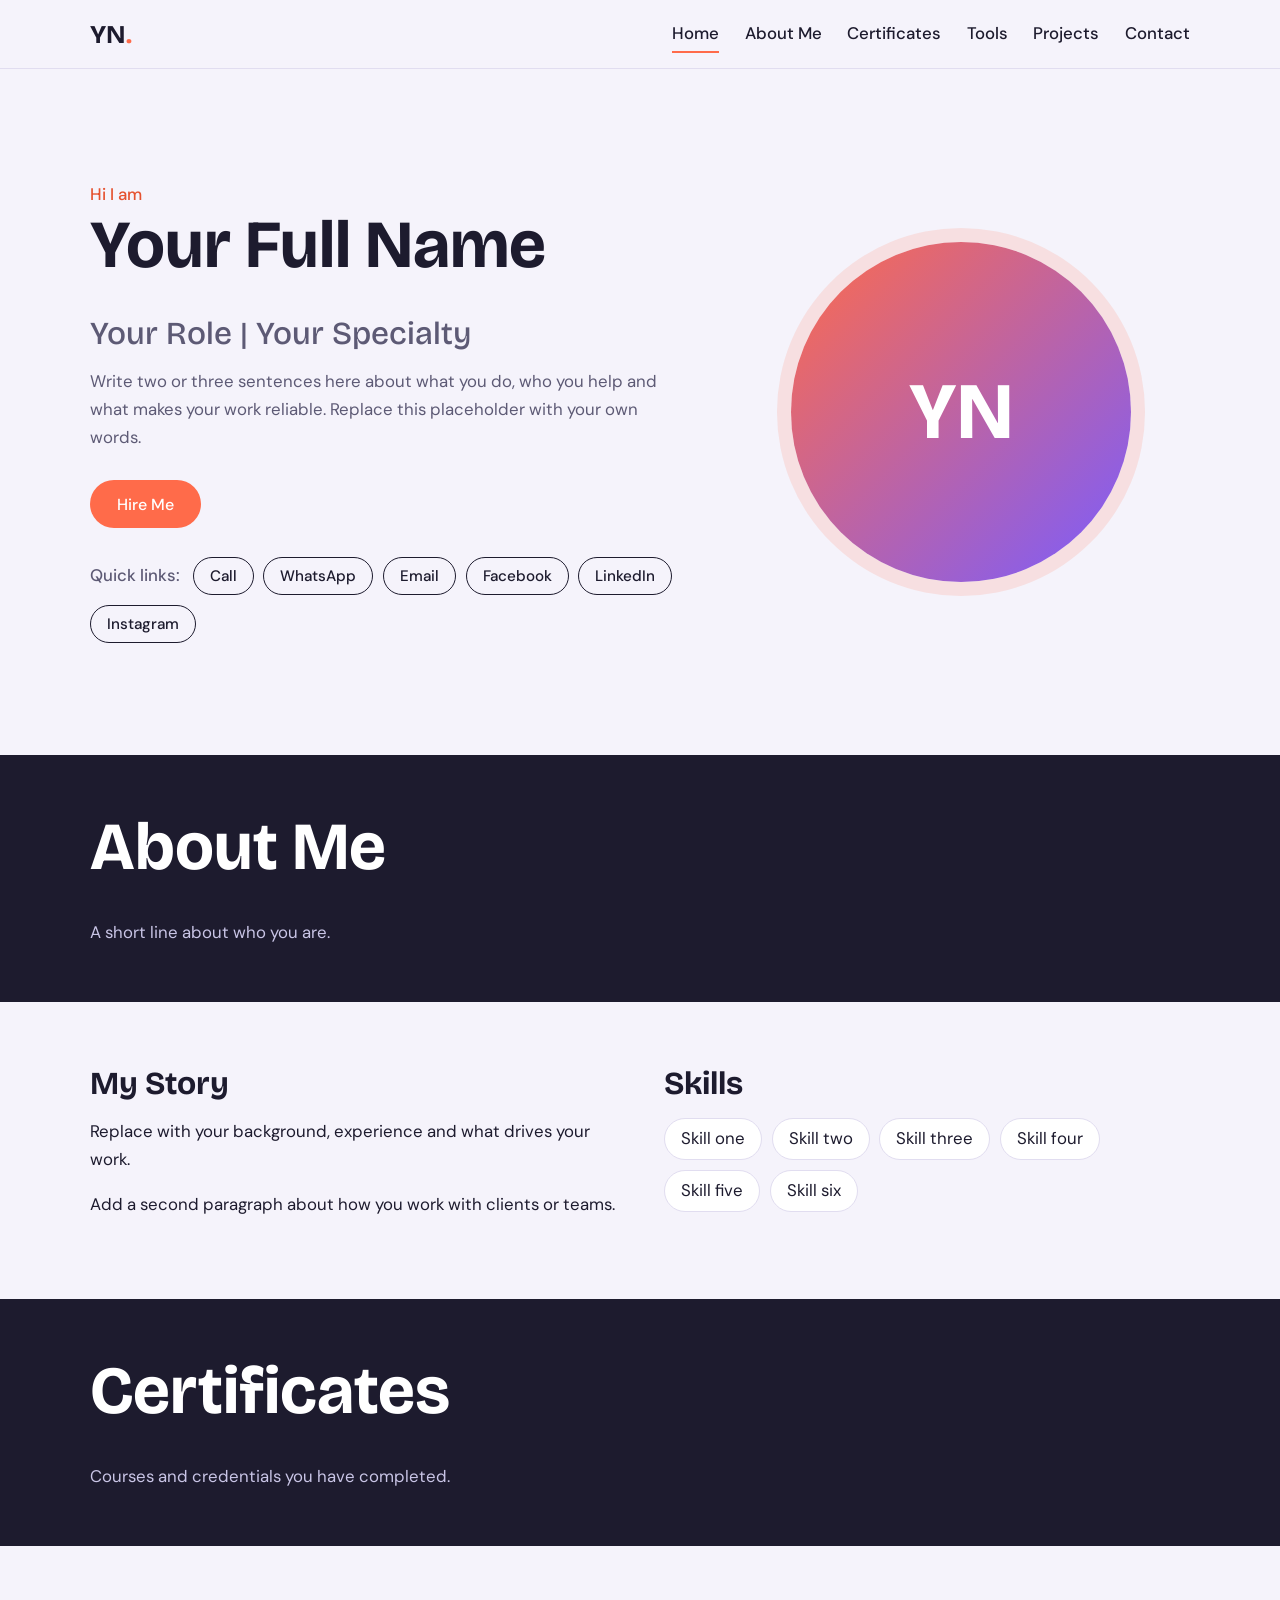
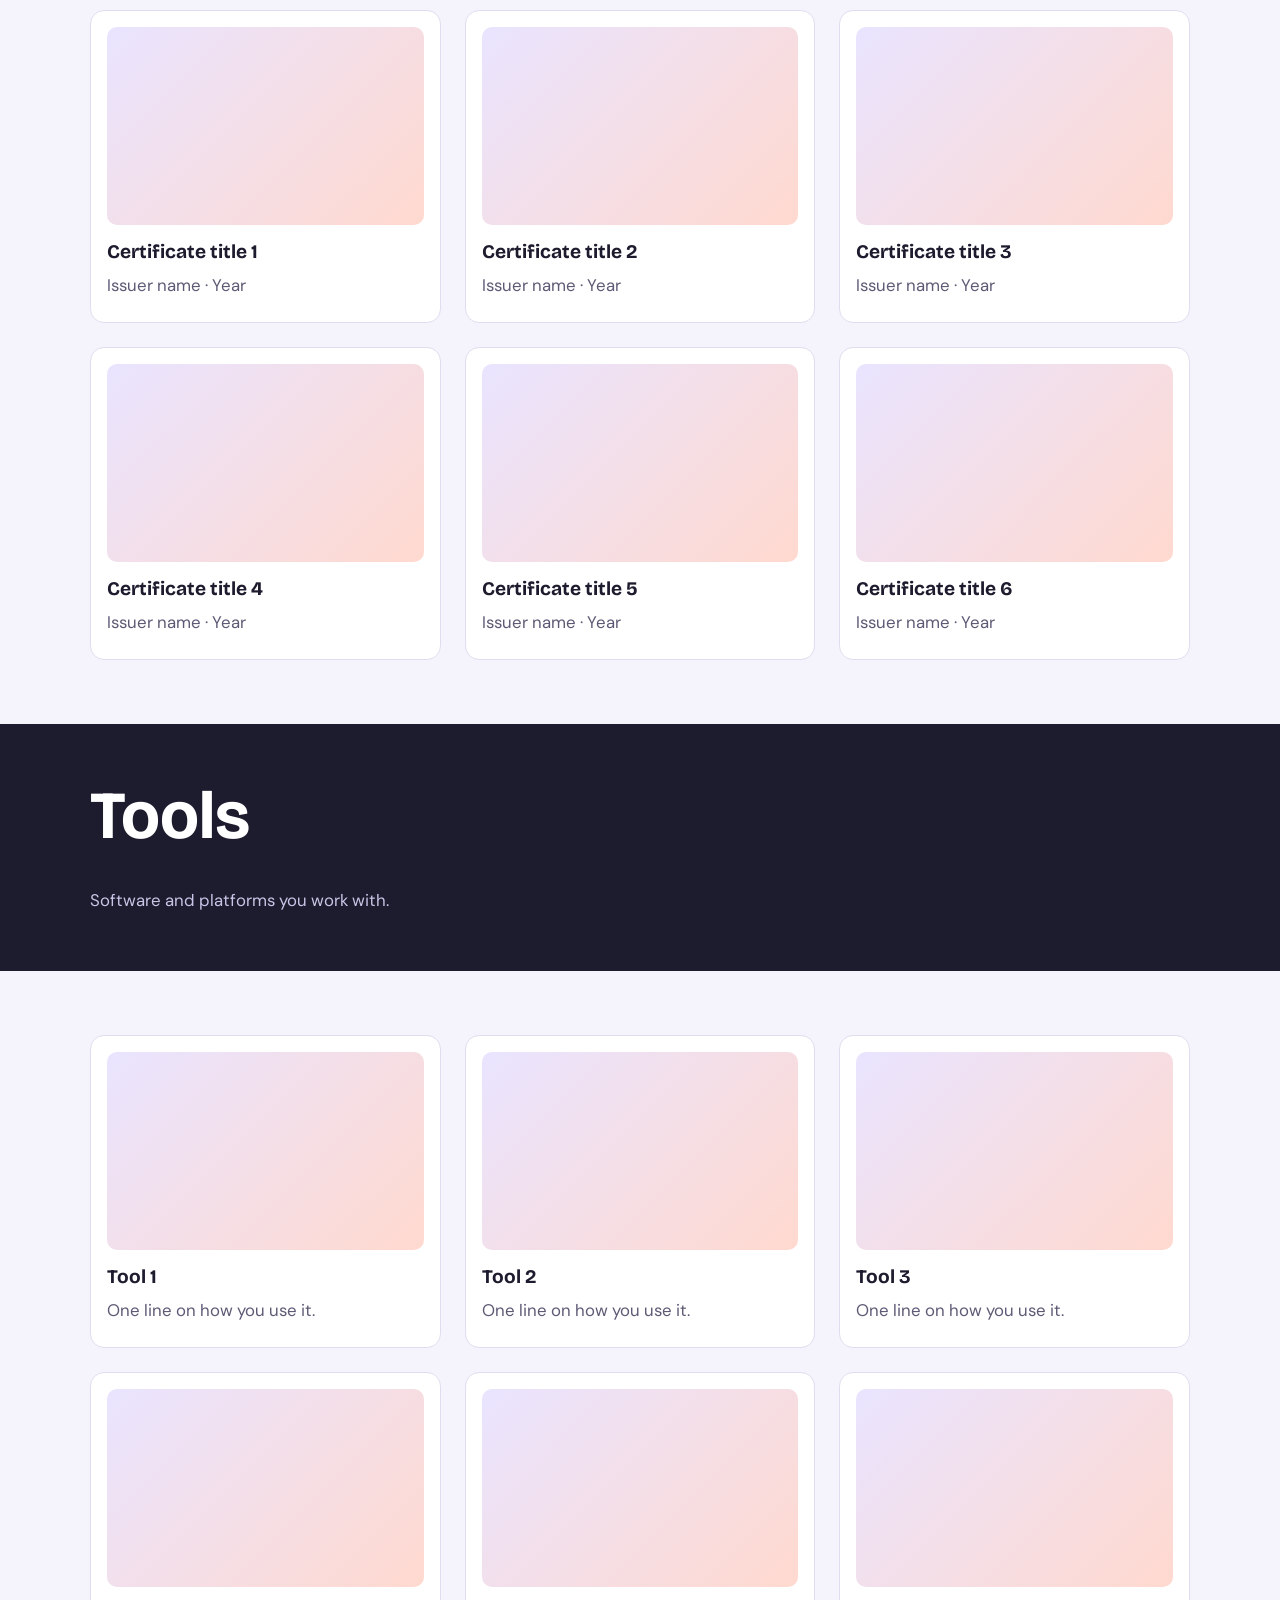
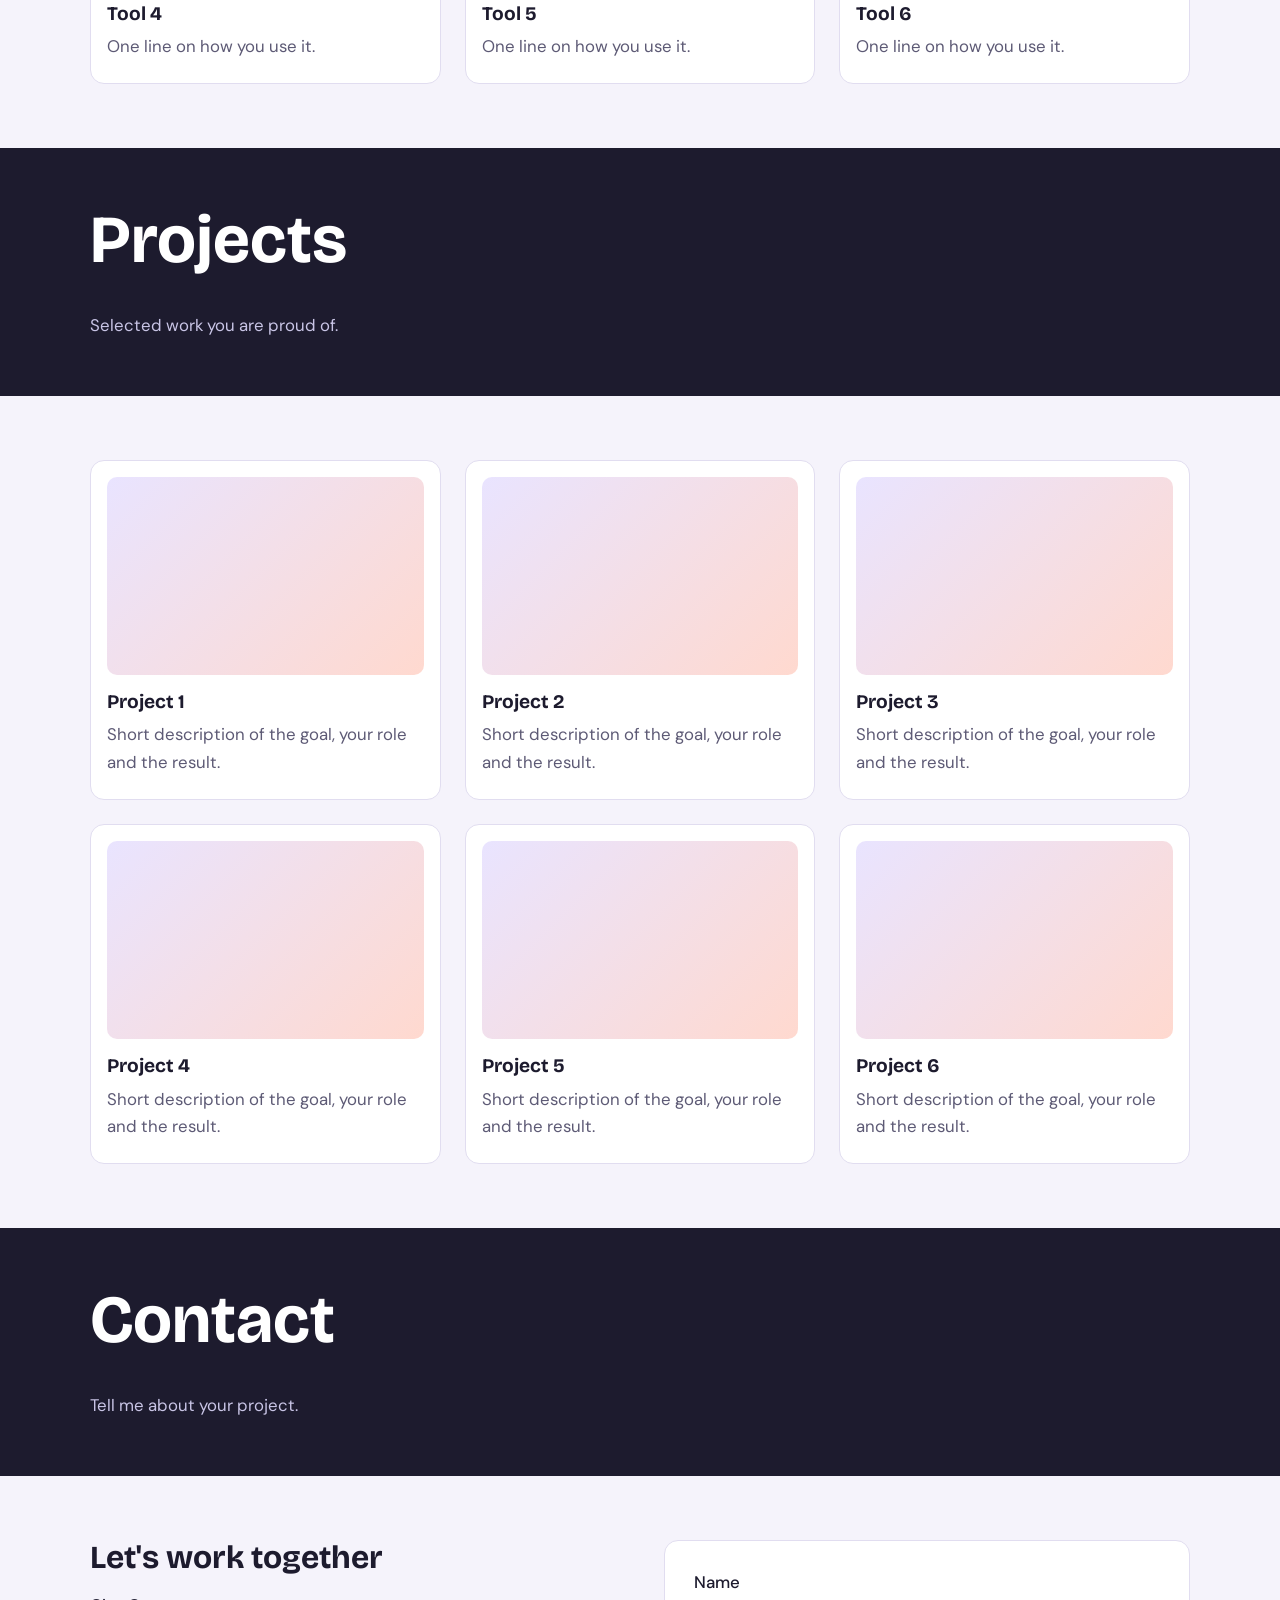
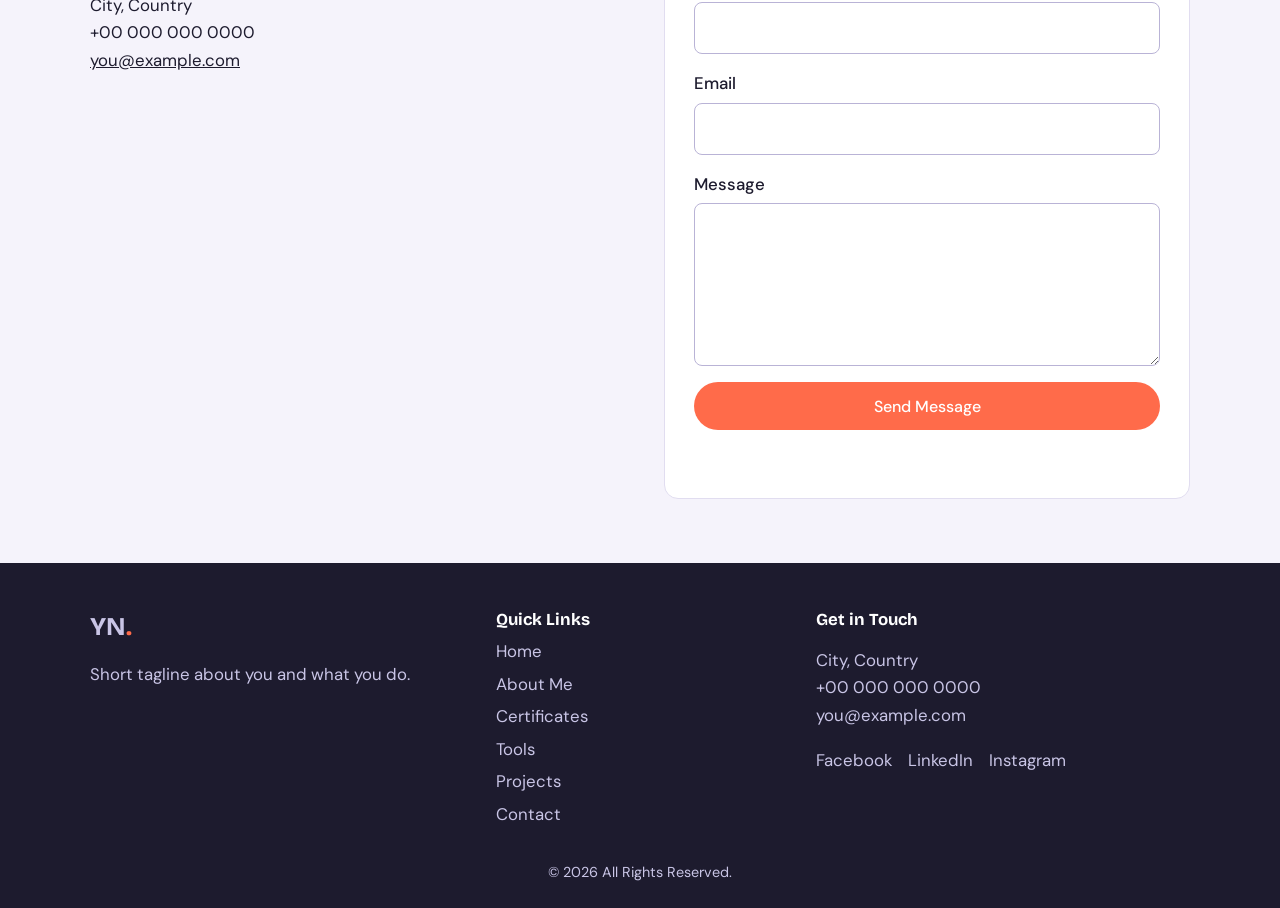
<file: index.html>
<!DOCTYPE html>
<html lang="en"><head><meta charset="UTF-8"><meta name="viewport" content="width=device-width, initial-scale=1">
<title>Home | Your Name – Portfolio</title>
<link rel="preconnect" href="https://fonts.googleapis.com"><link rel="preconnect" href="https://fonts.gstatic.com" crossorigin>
<link href="https://fonts.googleapis.com/css2?family=Bricolage+Grotesque:wght@500;700&family=DM+Sans:wght@400;500&display=swap" rel="stylesheet">
<link rel="stylesheet" href="styles.css"></head>
<body>
<header class="site-header"><div class="wrap bar">
<a class="logo" href="#home">YN<span>.</span></a>
<button class="nav-toggle" aria-expanded="false" aria-controls="nav">Menu</button>
<nav id="nav" class="nav"><a href="#home" class="active">Home</a><a href="#about">About Me</a><a href="#certificates">Certificates</a><a href="#tools">Tools</a><a href="#projects">Projects</a><a href="#contact">Contact</a></nav></div></header>
<main><section class="hero" id="home"><div class="wrap hero-grid"><div>
<p class="hi">Hi I am</p><h1>Your Full Name</h1><h2>Your Role | Your Specialty</h2>
<p class="lead">Write two or three sentences here about what you do, who you help and what makes your work reliable. Replace this placeholder with your own words.</p>
<a class="btn" href="#contact">Hire Me</a>
<div class="quick" aria-label="Quick links"><span>Quick links:</span>
<a href="tel:+000000000000">Call</a>
<a href="https://wa.me/000000000000" target="_blank" rel="noopener">WhatsApp</a>
<a href="mailto:you@example.com">Email</a>
<a href="https://facebook.com/" target="_blank" rel="noopener">Facebook</a>
<a href="https://linkedin.com/" target="_blank" rel="noopener">LinkedIn</a>
<a href="https://instagram.com/" target="_blank" rel="noopener">Instagram</a></div></div>
<div class="avatar" role="img" aria-label="Profile photo placeholder"><span>YN</span></div></div></section>
<div id="about"><section class="page-head"><div class="wrap"><h1>About Me</h1><p>A short line about who you are.</p></div></section><section class="section"><div class="wrap two"><div><h2>My Story</h2><p>Replace with your background, experience and what drives your work.</p><p>Add a second paragraph about how you work with clients or teams.</p></div>
<div><h2>Skills</h2><ul class="chips"><li>Skill one</li><li>Skill two</li><li>Skill three</li><li>Skill four</li><li>Skill five</li><li>Skill six</li></ul></div></div></section></div>
<div id="certificates"><section class="page-head"><div class="wrap"><h1>Certificates</h1><p>Courses and credentials you have completed.</p></div></section><section class="section"><div class="wrap grid"><article class="card "><div class="thumb"></div><h3>Certificate title 1</h3><p>Issuer name · Year</p></article><article class="card "><div class="thumb"></div><h3>Certificate title 2</h3><p>Issuer name · Year</p></article><article class="card "><div class="thumb"></div><h3>Certificate title 3</h3><p>Issuer name · Year</p></article><article class="card "><div class="thumb"></div><h3>Certificate title 4</h3><p>Issuer name · Year</p></article><article class="card "><div class="thumb"></div><h3>Certificate title 5</h3><p>Issuer name · Year</p></article><article class="card "><div class="thumb"></div><h3>Certificate title 6</h3><p>Issuer name · Year</p></article></div></section></div>
<div id="tools"><section class="page-head"><div class="wrap"><h1>Tools</h1><p>Software and platforms you work with.</p></div></section><section class="section"><div class="wrap grid"><article class="card "><div class="thumb"></div><h3>Tool 1</h3><p>One line on how you use it.</p></article><article class="card "><div class="thumb"></div><h3>Tool 2</h3><p>One line on how you use it.</p></article><article class="card "><div class="thumb"></div><h3>Tool 3</h3><p>One line on how you use it.</p></article><article class="card "><div class="thumb"></div><h3>Tool 4</h3><p>One line on how you use it.</p></article><article class="card "><div class="thumb"></div><h3>Tool 5</h3><p>One line on how you use it.</p></article><article class="card "><div class="thumb"></div><h3>Tool 6</h3><p>One line on how you use it.</p></article></div></section></div>
<div id="projects"><section class="page-head"><div class="wrap"><h1>Projects</h1><p>Selected work you are proud of.</p></div></section><section class="section"><div class="wrap grid"><article class="card "><div class="thumb"></div><h3>Project 1</h3><p>Short description of the goal, your role and the result.</p></article><article class="card "><div class="thumb"></div><h3>Project 2</h3><p>Short description of the goal, your role and the result.</p></article><article class="card "><div class="thumb"></div><h3>Project 3</h3><p>Short description of the goal, your role and the result.</p></article><article class="card "><div class="thumb"></div><h3>Project 4</h3><p>Short description of the goal, your role and the result.</p></article><article class="card "><div class="thumb"></div><h3>Project 5</h3><p>Short description of the goal, your role and the result.</p></article><article class="card "><div class="thumb"></div><h3>Project 6</h3><p>Short description of the goal, your role and the result.</p></article></div></section></div>
<div id="contact"><section class="page-head"><div class="wrap"><h1>Contact</h1><p>Tell me about your project.</p></div></section><section class="section"><div class="wrap two"><div><h2>Let's work together</h2><p>City, Country<br>+00 000 000 0000<br><a href="mailto:you@example.com">you@example.com</a></p></div>
<form id="contact-form" novalidate><label>Name<input name="name" required></label><label>Email<input name="email" type="email" required></label><label>Message<textarea name="message" rows="5" required></textarea></label><button class="btn" type="submit">Send Message</button><p id="form-note" class="note" role="status"></p></form></div></section></div></main>
<footer class="site-footer"><div class="wrap foot">
<div><a class="logo" href="#home">YN<span>.</span></a><p>Short tagline about you and what you do.</p></div>
<div><h4>Quick Links</h4><nav class="flinks"><a href="#home">Home</a><a href="#about">About Me</a><a href="#certificates">Certificates</a><a href="#tools">Tools</a><a href="#projects">Projects</a><a href="#contact">Contact</a></nav></div>
<div><h4>Get in Touch</h4><p>City, Country<br>+00 000 000 0000<br>you@example.com</p>
<p class="social"><a href="#">Facebook</a> <a href="#">LinkedIn</a> <a href="#">Instagram</a></p></div>
</div><p class="copy">&copy; <span id="year"></span> All Rights Reserved.</p></footer>
<script src="main.js"></script></body></html>
</file>
<file: styles.css>
:root{--ink:#1d1b2e;--accent:#ff6b4a;--accent-d:#e5512f;--bg:#f5f3fb;--card:#fff;--muted:#5d5a75;--line:#e1ddf0;--head:"Bricolage Grotesque",system-ui,sans-serif;--body:"DM Sans",system-ui,sans-serif}
*{box-sizing:border-box}html{scroll-behavior:smooth}
body{margin:0;font:400 1.05rem/1.65 var(--body);color:var(--ink);background:var(--bg)}
a{color:inherit}:focus-visible{outline:3px solid var(--accent);outline-offset:3px}
.wrap{width:min(1100px,100% - 2.5rem);margin-inline:auto}
h1,h2,h3,h4{font-family:var(--head);line-height:1.1;margin:0 0 .5em}
h1{font-size:clamp(2.4rem,6vw,4.2rem)}h2{font-size:clamp(1.4rem,3vw,2rem)}h3{font-size:1.2rem}
.btn{display:inline-block;background:var(--accent);color:#fff;font:500 1rem var(--body);padding:.85rem 1.7rem;border:0;border-radius:999px;text-decoration:none;cursor:pointer;transition:background .2s,transform .2s}
.btn:hover{background:var(--accent-d);transform:translateY(-2px)}
.site-header{position:sticky;top:0;z-index:20;background:rgba(245,243,251,.9);backdrop-filter:blur(8px);border-bottom:1px solid var(--line)}
.bar{display:flex;align-items:center;justify-content:space-between;min-height:68px}
.logo{font:700 1.6rem var(--head);text-decoration:none}.logo span{color:var(--accent)}
.nav{display:flex;gap:1.6rem}.nav a{text-decoration:none;font-weight:500;position:relative;padding:.2rem 0}
.nav a::after{content:"";position:absolute;left:0;right:0;bottom:-2px;height:2px;background:var(--accent);transform:scaleX(0);transform-origin:left;transition:transform .3s}
.nav a:hover::after,.nav a.active::after{transform:scaleX(1)}
.nav-toggle{display:none;background:none;border:1px solid var(--ink);border-radius:8px;padding:.4rem .9rem;font:500 .95rem var(--body)}
.hero{padding:clamp(3rem,9vw,7rem) 0}
.hero-grid{display:grid;grid-template-columns:1.3fr 1fr;gap:3rem;align-items:center}
.hi{font-weight:500;color:var(--accent-d);margin:0}.hero h2{color:var(--muted);font-weight:500}
.lead{max-width:52ch;color:var(--muted);margin-bottom:1.8rem}
.avatar{justify-self:center;width:min(340px,70vw);aspect-ratio:1;border-radius:50%;background:linear-gradient(135deg,var(--accent),#7a5cff);display:grid;place-items:center;color:#fff;font:700 5rem var(--head);box-shadow:0 0 0 14px rgba(255,107,74,.15);animation:float 6s ease-in-out infinite}
@keyframes float{50%{transform:translateY(-14px)}}
.page-head{background:var(--ink);color:#fff;padding:3.5rem 0}.page-head p{margin:0;color:#c9c5e6}
.section{padding:4rem 0}
.two{display:grid;grid-template-columns:1fr 1fr;gap:3rem}
.grid{display:grid;grid-template-columns:repeat(3,1fr);gap:1.5rem}
.card{background:var(--card);border:1px solid var(--line);border-radius:14px;padding:1rem 1rem 1.4rem;transition:transform .25s,box-shadow .25s}
.card:hover{transform:translateY(-6px);box-shadow:0 14px 30px rgba(29,27,46,.12)}
.thumb{aspect-ratio:16/10;border-radius:10px;background:linear-gradient(135deg,#e9e4ff,#ffd9cf);margin-bottom:1rem}
.card p{margin:0;color:var(--muted)}
.chips{list-style:none;display:flex;flex-wrap:wrap;gap:.6rem;padding:0;margin:0}
.chips li{background:var(--card);border:1px solid var(--line);border-radius:999px;padding:.4rem 1rem}
form{display:grid;gap:1rem;background:var(--card);padding:1.8rem;border-radius:14px;border:1px solid var(--line)}
label{display:grid;gap:.3rem;font-weight:500}
input,textarea{font:inherit;padding:.7rem .8rem;border:1px solid #b9b3d6;border-radius:8px}
input:focus,textarea:focus{outline:none;border-color:var(--ink);box-shadow:0 0 0 4px rgba(255,107,74,.3)}
input[aria-invalid="true"],textarea[aria-invalid="true"]{border-color:#b3261e}
.note{margin:0;min-height:1.4em;color:var(--muted)}
.site-footer{background:var(--ink);color:#c9c5e6;padding:3rem 0 1.5rem}
.foot{display:grid;grid-template-columns:1.3fr 1fr 1.3fr;gap:2rem}.foot h4{color:#fff}
.flinks{display:grid;gap:.3rem}.flinks a,.social a{text-decoration:none}.flinks a:hover,.social a:hover{color:var(--accent)}
.social{display:flex;gap:1rem}.copy{text-align:center;margin:2rem 0 0;font-size:.9rem}
.js .reveal{opacity:0;transform:translateY(24px);transition:opacity .6s,transform .6s;transition-delay:calc(var(--i,0)*90ms)}
.js .reveal.in{opacity:1;transform:none}
@media(max-width:860px){.hero-grid,.two,.foot{grid-template-columns:1fr}.grid{grid-template-columns:repeat(2,1fr)}
.nav-toggle{display:block}.nav{display:none;position:absolute;left:0;right:0;top:68px;background:var(--bg);flex-direction:column;padding:1rem 1.25rem;border-bottom:1px solid var(--line)}.nav.open{display:flex}}
@media(max-width:560px){.grid{grid-template-columns:1fr}}
@media(prefers-reduced-motion:reduce){.avatar{animation:none}.js .reveal{opacity:1;transform:none;transition:none}}

/* One-page quick links */
html{scroll-padding-top:76px}
.quick{display:flex;flex-wrap:wrap;align-items:center;gap:.6rem;margin-top:1.8rem}
.quick span{font-weight:500;color:var(--muted);margin-right:.2rem}
.quick a{border:1.5px solid var(--ink);border-radius:999px;padding:.35rem 1rem;text-decoration:none;font-weight:500;font-size:.95rem;transition:background .2s,color .2s,transform .2s}
.quick a:hover{background:var(--ink);color:#fff;transform:translateY(-2px)}
</file>
